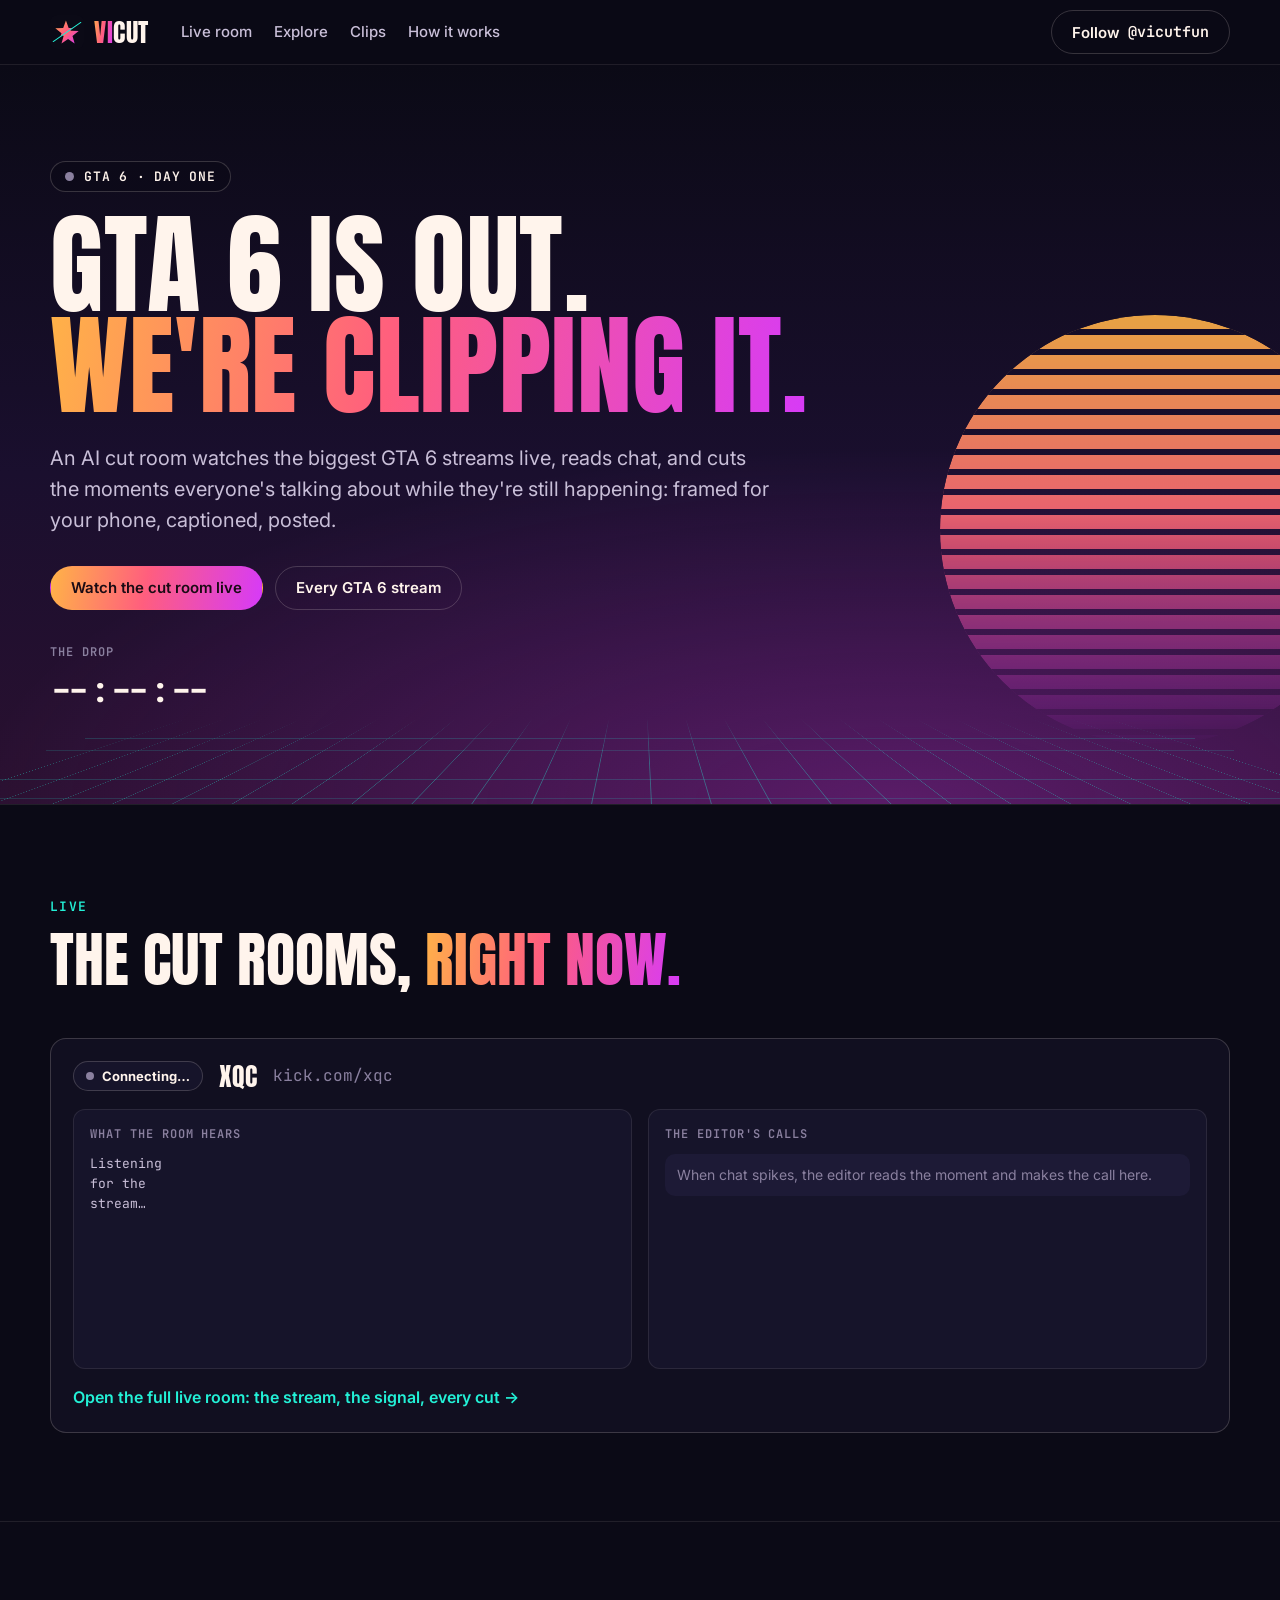
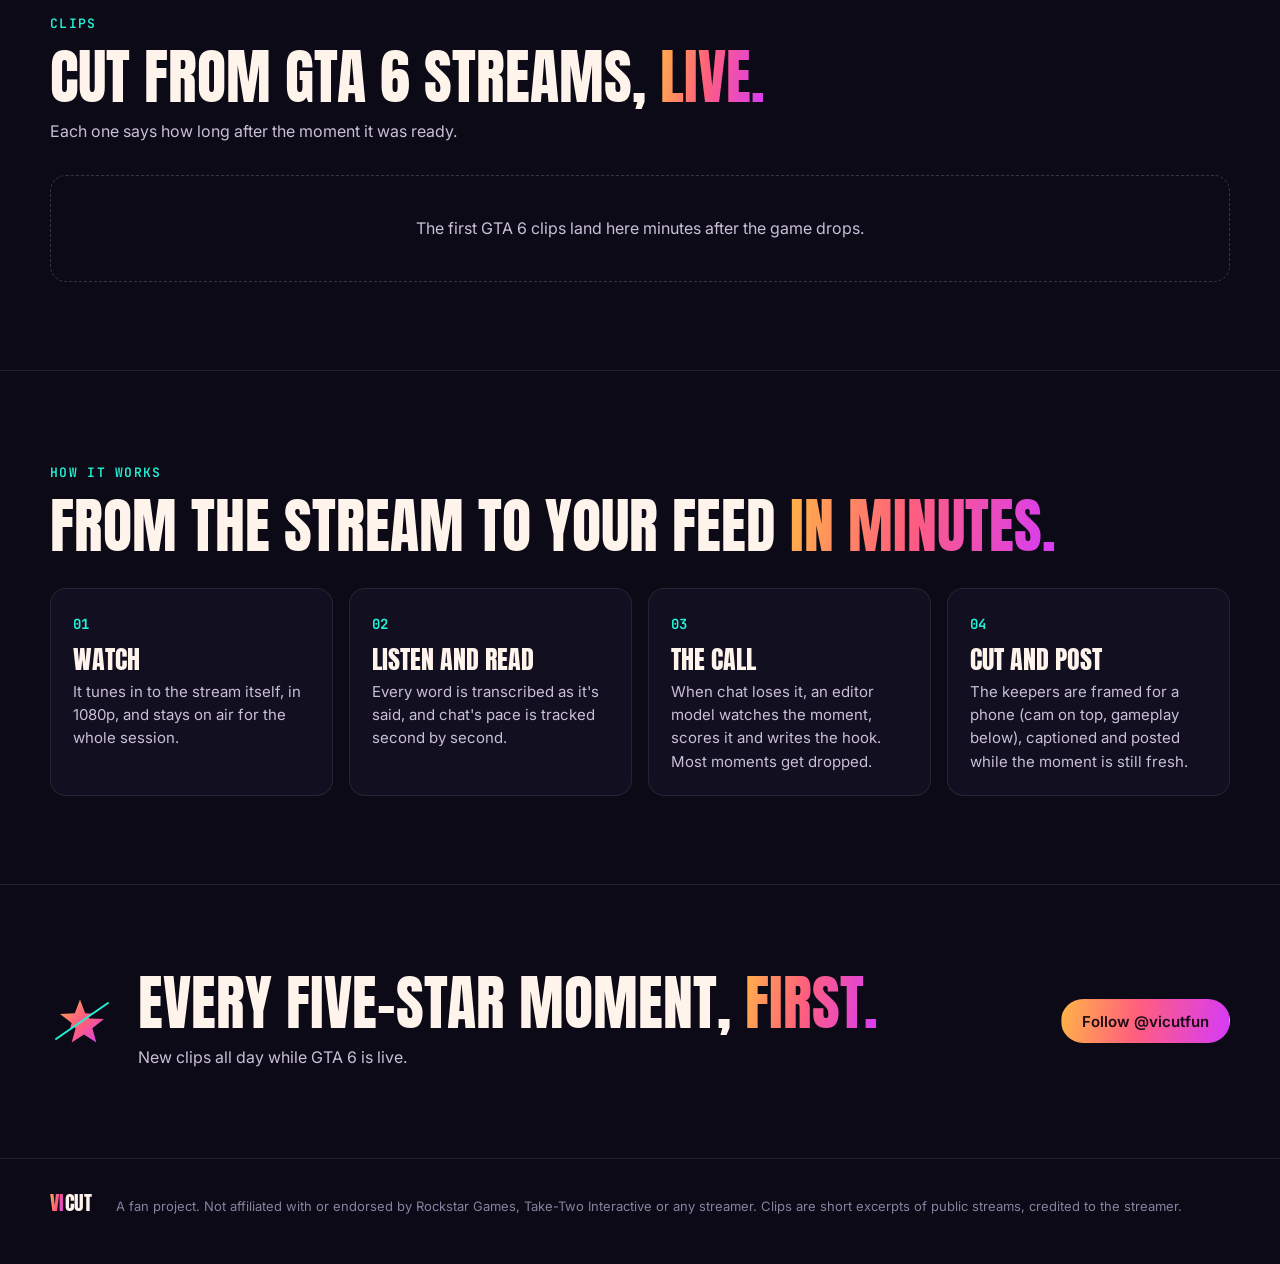
<file: index.html>
<!doctype html>
<html lang="en">
<head>
<meta charset="utf-8">
<meta name="viewport" content="width=device-width, initial-scale=1">
<title>VICUT · GTA 6 streams, clipped live</title>
<meta name="description" content="VICUT watches the biggest GTA 6 streams live, reads chat, and cuts the moments everyone is talking about, minutes after they happen.">
<meta property="og:title" content="VICUT · GTA 6 streams, clipped live">
<meta property="og:description" content="An AI cut room watching GTA 6 streams live: every moment chat loses it over, cut, framed and captioned in minutes.">
<meta property="og:image" content="https://vicut.fun/assets/og.png">
<meta property="og:type" content="website">
<meta name="twitter:card" content="summary_large_image">
<meta name="twitter:site" content="@vicutfun">
<meta name="twitter:image" content="https://vicut.fun/assets/og.png">
<meta name="theme-color" content="#0b0a16">
<link rel="icon" href="favicon.svg" type="image/svg+xml">
<link rel="preconnect" href="https://fonts.googleapis.com">
<link rel="preconnect" href="https://fonts.gstatic.com" crossorigin>
<link href="https://fonts.googleapis.com/css2?family=Anton&family=Inter:wght@400;500;600;700&family=JetBrains+Mono:wght@500;700&display=swap" rel="stylesheet">
<link rel="stylesheet" href="assets/style.css">
</head>
<body>
<header class="top">
  <div class="wrap top-in">
    <a class="logo" href="#" aria-label="VICUT home"><img src="assets/mark.svg" alt="" width="34" height="34"><span class="wm"><b>VI</b>CUT</span></a>
    <nav class="nav" aria-label="Sections">
      <a href="room/">Live room</a><a href="explore/">Explore</a><a href="#clips">Clips</a><a href="#how">How it works</a>
    </nav>
    <a class="btn btn-x" href="https://x.com/vicutfun" target="_blank" rel="noopener">Follow <span class="mono">@vicutfun</span></a>
  </div>
</header>

<main>
  <section class="hero">
    <div class="sky" aria-hidden="true"><i class="sun"></i><i class="grid"></i></div>
    <div class="wrap hero-in">
      <p class="chip" id="hero-chip"><i></i><span>GTA 6 · day one</span></p>
      <h1 class="cap"><span id="h-top">GTA 6 drops today.</span><br><span class="grad">We're clipping it.</span></h1>
      <p class="lede">An AI cut room watches the biggest GTA 6 streams live, reads chat, and cuts the moments everyone's
        talking about while they're still happening: framed for your phone, captioned, posted.</p>
      <div class="ctas">
        <a class="btn btn-main" href="room/">Watch the cut room live</a>
        <a class="btn btn-ghost" href="explore/">Every GTA 6 stream</a>
      </div>
      <dl class="count" id="count" hidden>
        <div><dt>The drop</dt><dd class="mono" id="count-t">--:--:--</dd></div>
      </dl>
    </div>
  </section>

  <section class="sec" id="live">
    <div class="wrap">
      <div class="sec-h"><span class="eyebrow">Live</span><h2 class="h2">The cut rooms, <em>right now.</em></h2></div>
      <nav class="onair-row" id="onair-row" aria-label="Rooms on air"></nav>
      <div class="board" id="board">
        <div class="board-h">
          <span class="onair" id="onair"><i></i><span>Connecting…</span></span>
          <b class="who" id="who">xQc</b>
          <span class="mono muted" id="where">kick.com/xqc</span>
          <span class="mono muted" id="viewers"></span>
        </div>
        <p class="title" id="title"></p>
        <div class="board-cols">
          <div class="panel">
            <div class="panel-h">What the room hears</div>
            <ol class="hears mono" id="hears"><li class="muted">Listening for the stream…</li></ol>
          </div>
          <div class="panel">
            <div class="panel-h">The editor's calls</div>
            <ol class="calls" id="calls"><li class="muted">When chat spikes, the editor reads the moment and makes the call here.</li></ol>
          </div>
        </div>
        <p class="board-off muted" id="board-off" hidden>The live room isn't reachable right now. Clips below still play.</p>
        <a class="board-link" id="board-link" href="room/">Open the full live room: the stream, the signal, every cut →</a>
      </div>
    </div>
  </section>

  <section class="sec" id="clips">
    <div class="wrap">
      <div class="sec-h"><span class="eyebrow">Clips</span><h2 class="h2">Cut from GTA 6 streams, <em>live.</em></h2>
        <p class="sub">Each one says how long after the moment it was ready.</p></div>
      <div class="wall" id="wall"></div>
      <p class="wall-empty" id="wall-empty">The first GTA 6 clips land here minutes after the game drops.</p>
    </div>
  </section>

  <section class="sec" id="how">
    <div class="wrap">
      <div class="sec-h"><span class="eyebrow">How it works</span><h2 class="h2">From the stream to your feed <em>in minutes.</em></h2></div>
      <ol class="steps">
        <li><b>01</b><h3>Watch</h3><p>It tunes in to the stream itself, in 1080p, and stays on air for the whole session.</p></li>
        <li><b>02</b><h3>Listen and read</h3><p>Every word is transcribed as it's said, and chat's pace is tracked second by second.</p></li>
        <li><b>03</b><h3>The call</h3><p>When chat loses it, an editor model watches the moment, scores it and writes the hook. Most moments get dropped.</p></li>
        <li><b>04</b><h3>Cut and post</h3><p>The keepers are framed for a phone (cam on top, gameplay below), captioned and posted while the moment is still fresh.</p></li>
      </ol>
    </div>
  </section>

  <section class="sec follow">
    <div class="wrap follow-in">
      <img src="assets/mark.svg" alt="" width="64" height="64">
      <div><h2 class="h2">Every five-star moment, <em>first.</em></h2><p class="sub">New clips all day while GTA 6 is live.</p></div>
      <a class="btn btn-main" href="https://x.com/vicutfun" target="_blank" rel="noopener">Follow @vicutfun</a>
    </div>
  </section>
</main>

<footer class="foot">
  <div class="wrap foot-in">
    <span class="wm sm"><b>VI</b>CUT</span>
    <p class="muted">A fan project. Not affiliated with or endorsed by Rockstar Games, Take-Two Interactive or any streamer.
      Clips are short excerpts of public streams, credited to the streamer.</p>
  </div>
</footer>
<script type="module" src="assets/app.js"></script>
</body>
</html>
</file>
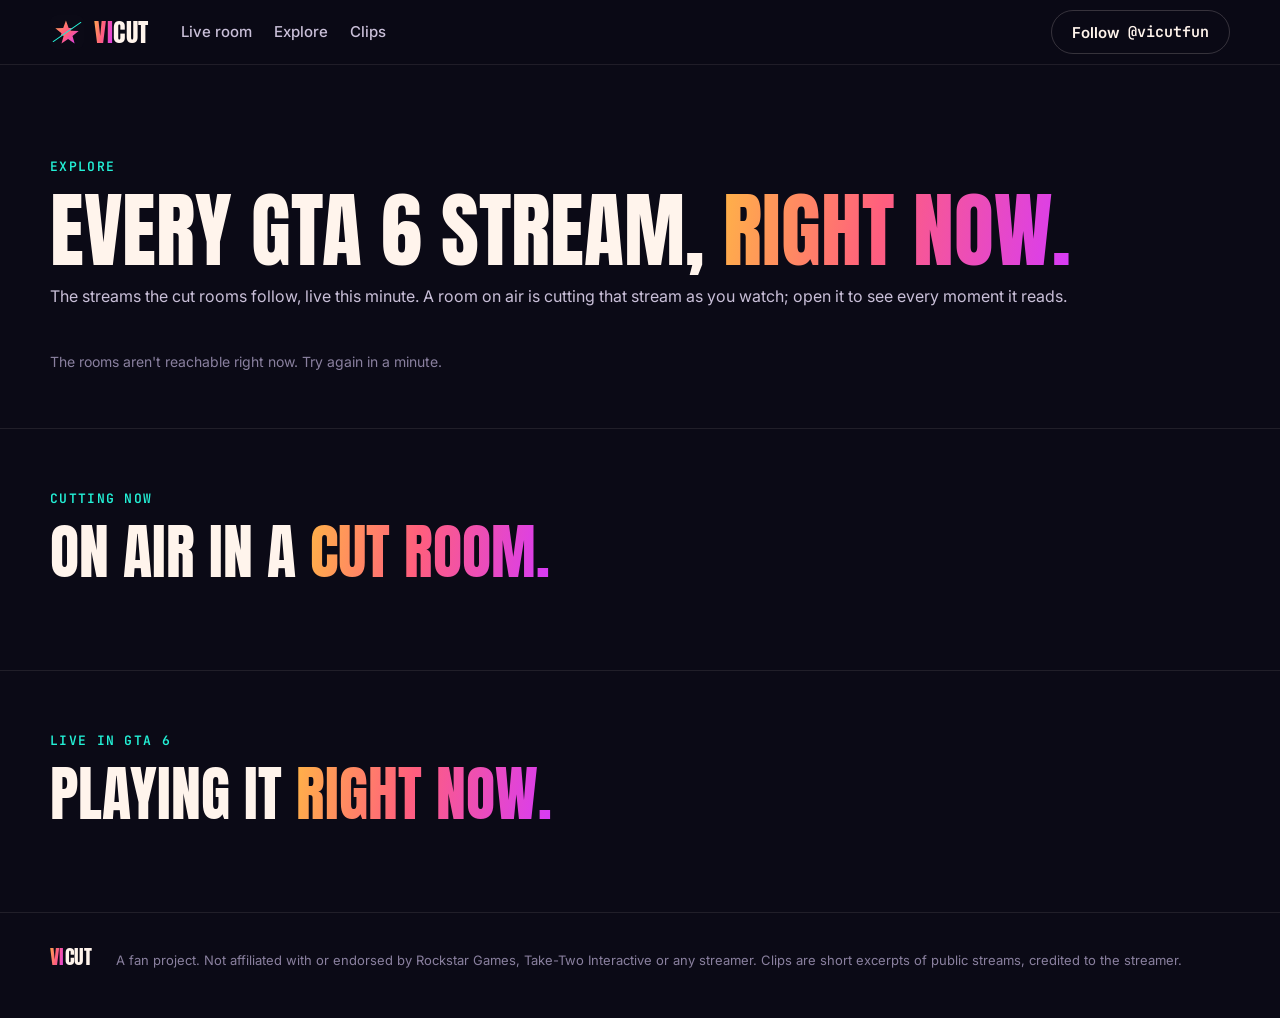
<file: explore/index.html>
<!doctype html>
<html lang="en">
<head>
<meta charset="utf-8">
<meta name="viewport" content="width=device-width, initial-scale=1">
<title>Explore · VICUT</title>
<meta name="description" content="Every GTA 6 stream live right now, and the ones VICUT's cut rooms are clipping as they happen.">
<meta property="og:title" content="VICUT · every GTA 6 stream, right now">
<meta property="og:description" content="Who's live in GTA 6 right now, and which streams VICUT is clipping as they happen.">
<meta property="og:image" content="https://vicut.fun/assets/og.png">
<meta name="twitter:card" content="summary_large_image">
<meta name="twitter:site" content="@vicutfun">
<meta name="twitter:image" content="https://vicut.fun/assets/og.png">
<meta name="theme-color" content="#0b0a16">
<link rel="icon" href="../favicon.svg" type="image/svg+xml">
<link rel="preconnect" href="https://fonts.googleapis.com">
<link rel="preconnect" href="https://fonts.gstatic.com" crossorigin>
<link href="https://fonts.googleapis.com/css2?family=Anton&family=Inter:wght@400;500;600;700&family=JetBrains+Mono:wght@500;700&display=swap" rel="stylesheet">
<link rel="stylesheet" href="../assets/style.css">
</head>
<body>
<header class="top">
  <div class="wrap top-in">
    <a class="logo" href="../" aria-label="VICUT home"><img src="../assets/mark.svg" alt="" width="34" height="34"><span class="wm"><b>VI</b>CUT</span></a>
    <nav class="nav" aria-label="Pages">
      <a href="../room/">Live room</a><a href="./" aria-current="page">Explore</a><a href="../#clips">Clips</a>
    </nav>
    <a class="btn btn-x" href="https://x.com/vicutfun" target="_blank" rel="noopener">Follow <span class="mono">@vicutfun</span></a>
  </div>
</header>

<main>
  <section class="sec x-head">
    <div class="wrap">
      <span class="eyebrow">Explore</span>
      <h1 class="h2 x-cap">Every GTA 6 stream, <em>right now.</em></h1>
      <p class="sub">The streams the cut rooms follow, live this minute. A room on air is cutting that stream as you watch; open it to see every moment it reads.</p>
      <dl class="x-stats" id="x-stats"></dl>
      <p class="board-off muted" id="x-off" hidden>The rooms aren't reachable right now. Try again in a minute.</p>
    </div>
  </section>
  <section class="sec x-sec">
    <div class="wrap">
      <div class="sec-h"><span class="eyebrow">Cutting now</span><h2 class="h2">On air in a <em>cut room.</em></h2></div>
      <div class="x-grid" id="x-on"></div>
    </div>
  </section>
  <section class="sec x-sec">
    <div class="wrap">
      <div class="sec-h"><span class="eyebrow">Live in GTA 6</span><h2 class="h2">Playing it <em>right now.</em></h2></div>
      <div class="x-grid" id="x-gta"></div>
    </div>
  </section>
  <section class="sec x-sec" id="x-soon-sec" hidden>
    <div class="wrap">
      <div class="sec-h"><span class="eyebrow">Warming up</span><h2 class="h2">Live, <em>about to start.</em></h2></div>
      <div class="x-grid" id="x-soon"></div>
    </div>
  </section>
</main>

<footer class="foot">
  <div class="wrap foot-in">
    <span class="wm sm"><b>VI</b>CUT</span>
    <p class="muted">A fan project. Not affiliated with or endorsed by Rockstar Games, Take-Two Interactive or any streamer.
      Clips are short excerpts of public streams, credited to the streamer.</p>
  </div>
</footer>
<script type="module" src="../assets/explore.js"></script>
</body>
</html>
</file>
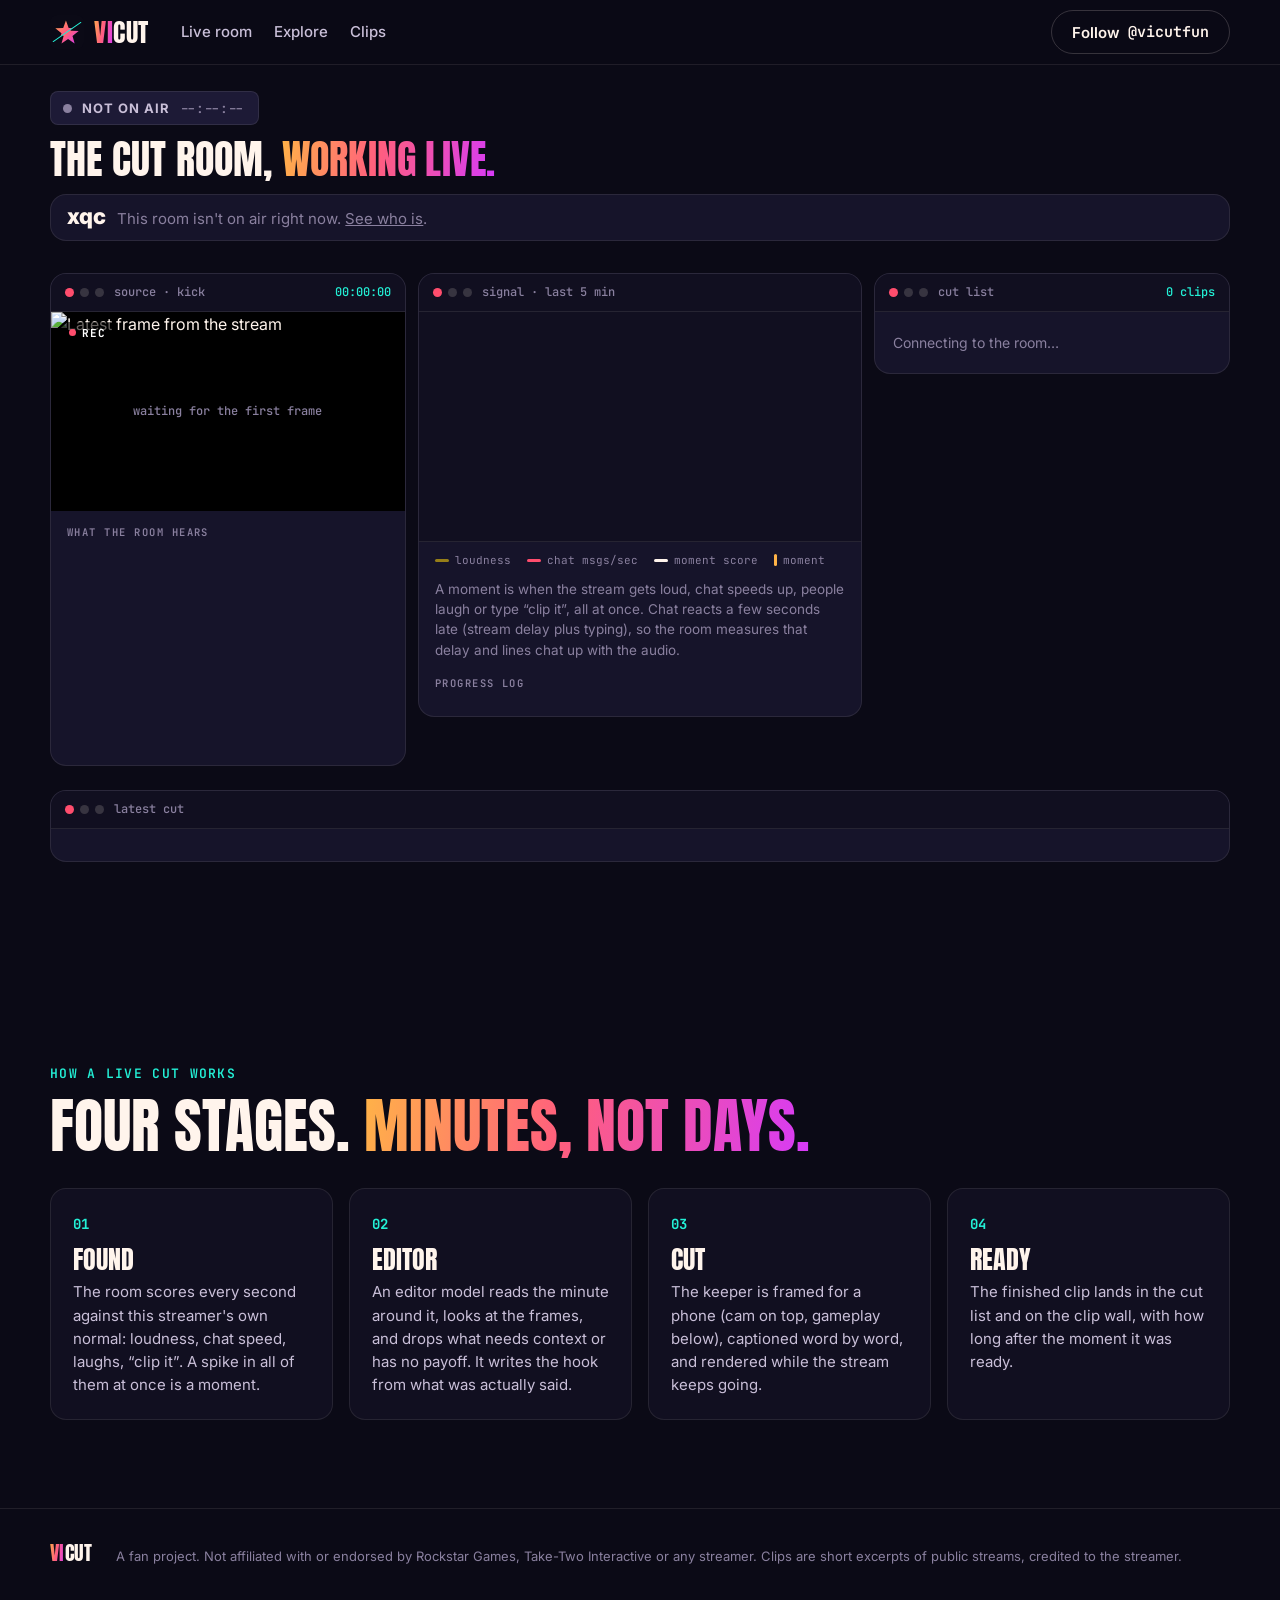
<file: room/index.html>
<!doctype html>
<html lang="en">
<head>
<meta charset="utf-8">
<meta name="viewport" content="width=device-width, initial-scale=1">
<title>Live room · VICUT</title>
<meta name="description" content="Watch VICUT's cut room work a GTA 6 stream live: it hears every word, reads chat, finds the moment and cuts the clip in minutes.">
<meta property="og:title" content="VICUT · the cut room, live">
<meta property="og:description" content="An AI cut room watching a GTA 6 stream live: what it hears, the moment chat loses it, the editor's call and the clip.">
<meta property="og:image" content="https://vicut.fun/assets/og.png">
<meta name="twitter:card" content="summary_large_image">
<meta name="twitter:site" content="@vicutfun">
<meta name="twitter:image" content="https://vicut.fun/assets/og.png">
<meta name="theme-color" content="#0b0a16">
<link rel="icon" href="../favicon.svg" type="image/svg+xml">
<link rel="preconnect" href="https://fonts.googleapis.com">
<link rel="preconnect" href="https://fonts.gstatic.com" crossorigin>
<link href="https://fonts.googleapis.com/css2?family=Anton&family=Inter:wght@400;500;600;700;800&family=JetBrains+Mono:wght@500;700&display=swap" rel="stylesheet">
<link rel="stylesheet" href="../assets/style.css">
<link rel="stylesheet" href="../assets/room.css">
</head>
<body class="room-page">
<header class="top">
  <div class="wrap top-in">
    <a class="logo" href="../" aria-label="VICUT home"><img src="../assets/mark.svg" alt="" width="34" height="34"><span class="wm"><b>VI</b>CUT</span></a>
    <nav class="nav" aria-label="Pages">
      <a href="./" aria-current="page">Live room</a><a href="../explore/">Explore</a><a href="../#clips">Clips</a>
    </nav>
    <a class="btn btn-x" href="https://x.com/vicutfun" target="_blank" rel="noopener">Follow <span class="mono">@vicutfun</span></a>
  </div>
</header>

<main>
  <section class="lv-head">
    <div class="wrap">
      <div class="lv-onair" id="onair"><span class="lv-dot"></span><b id="air-word">Connecting</b><span class="mono" id="air-clock">--:--:--</span></div>
      <h1 class="cap lv-cap">The cut room, <span class="grad">working live.</span></h1>
      <div class="lv-watch" id="watch"></div>
    </div>
  </section>

  <section class="lv-board-sec">
    <nav class="lv-rooms wrap" id="rooms" aria-label="Rooms on air"></nav>
    <div class="wrap">
      <div class="lv-board">
        <div class="rp lv-feed">
          <div class="rp-bar"><span class="dots"><i></i><i></i><i></i></span><span>source · <span id="src-name">kick</span></span><span class="tc" id="feed-tc">00:00:00</span></div>
          <div class="lv-screen"><img id="thumb" alt="Latest frame from the stream" hidden><div class="lv-screen-empty" id="thumb-empty">waiting for the first frame</div><span class="lv-rec"><i></i>REC</span></div>
          <div class="lv-hear">
            <div class="lv-label"><span>What the room hears</span><span class="mono" id="tx-meta"></span></div>
            <ol class="lv-tx" id="tx"></ol>
          </div>
        </div>

        <div class="rp lv-signal">
          <div class="rp-bar"><span class="dots"><i></i><i></i><i></i></span><span>signal · last 5 min</span><span class="tc" id="lag"></span></div>
          <div class="lv-chart"><canvas id="chart" aria-label="Loudness, chat speed and moment score over the last five minutes"></canvas></div>
          <p class="lv-key mono"><span><i class="k-loud"></i>loudness</span><span><i class="k-chat"></i>chat msgs/sec</span><span><i class="k-score"></i>moment score</span><span><i class="k-flag"></i>moment</span></p>
          <p class="lv-explain long">A moment is when the stream gets loud, chat speeds up, people laugh or type “clip it”, all at once. Chat reacts a few seconds late (stream delay plus typing), so the room measures that delay and lines chat up with the audio.</p>
          <div class="lv-log">
            <div class="lv-label"><span>Progress log</span><span class="mono" id="log-n"></span></div>
            <ol class="lv-logl" id="log"></ol>
          </div>
        </div>

        <div class="lv-side">
          <div class="rp lv-desk" id="deskp" hidden><div class="rp-bar"><span class="dots"><i></i><i></i><i></i></span><span>the editor's call</span><span class="tc" id="desk-tc"></span></div><div class="lv-desk-body" id="desk"></div></div>
          <div class="rp lv-cuts">
            <div class="rp-bar"><span class="dots"><i></i><i></i><i></i></span><span>cut list</span><span class="tc" id="cut-n">0 clips</span></div>
            <div class="lv-cutlist" id="cuts"><p class="lv-empty">Connecting to the room…</p></div>
          </div>
        </div>
      </div>
      <div class="lv-counters" id="counters"></div>
      <div class="lv-show" id="show" hidden>
        <div class="rp lv-latest"><div class="rp-bar"><span class="dots"><i></i><i></i><i></i></span><span>latest cut</span><span class="tc" id="latest-tc"></span></div><div class="lv-latest-body" id="latest"></div></div>
      </div>
    </div>
  </section>

  <section class="sec" id="how">
    <div class="wrap">
      <div class="sec-h"><span class="eyebrow">How a live cut works</span><h2 class="h2">Four stages. <em>Minutes, not days.</em></h2></div>
      <ol class="steps">
        <li><b>01</b><h3>Found</h3><p>The room scores every second against this streamer's own normal: loudness, chat speed, laughs, “clip it”. A spike in all of them at once is a moment.</p></li>
        <li><b>02</b><h3>Editor</h3><p>An editor model reads the minute around it, looks at the frames, and drops what needs context or has no payoff. It writes the hook from what was actually said.</p></li>
        <li><b>03</b><h3>Cut</h3><p>The keeper is framed for a phone (cam on top, gameplay below), captioned word by word, and rendered while the stream keeps going.</p></li>
        <li><b>04</b><h3>Ready</h3><p>The finished clip lands in the cut list and on the clip wall, with how long after the moment it was ready.</p></li>
      </ol>
    </div>
  </section>
</main>

<footer class="foot">
  <div class="wrap foot-in">
    <span class="wm sm"><b>VI</b>CUT</span>
    <p class="muted">A fan project. Not affiliated with or endorsed by Rockstar Games, Take-Two Interactive or any streamer.
      Clips are short excerpts of public streams, credited to the streamer.</p>
  </div>
</footer>
<script type="module" src="../assets/room.js"></script>
</body>
</html>
</file>
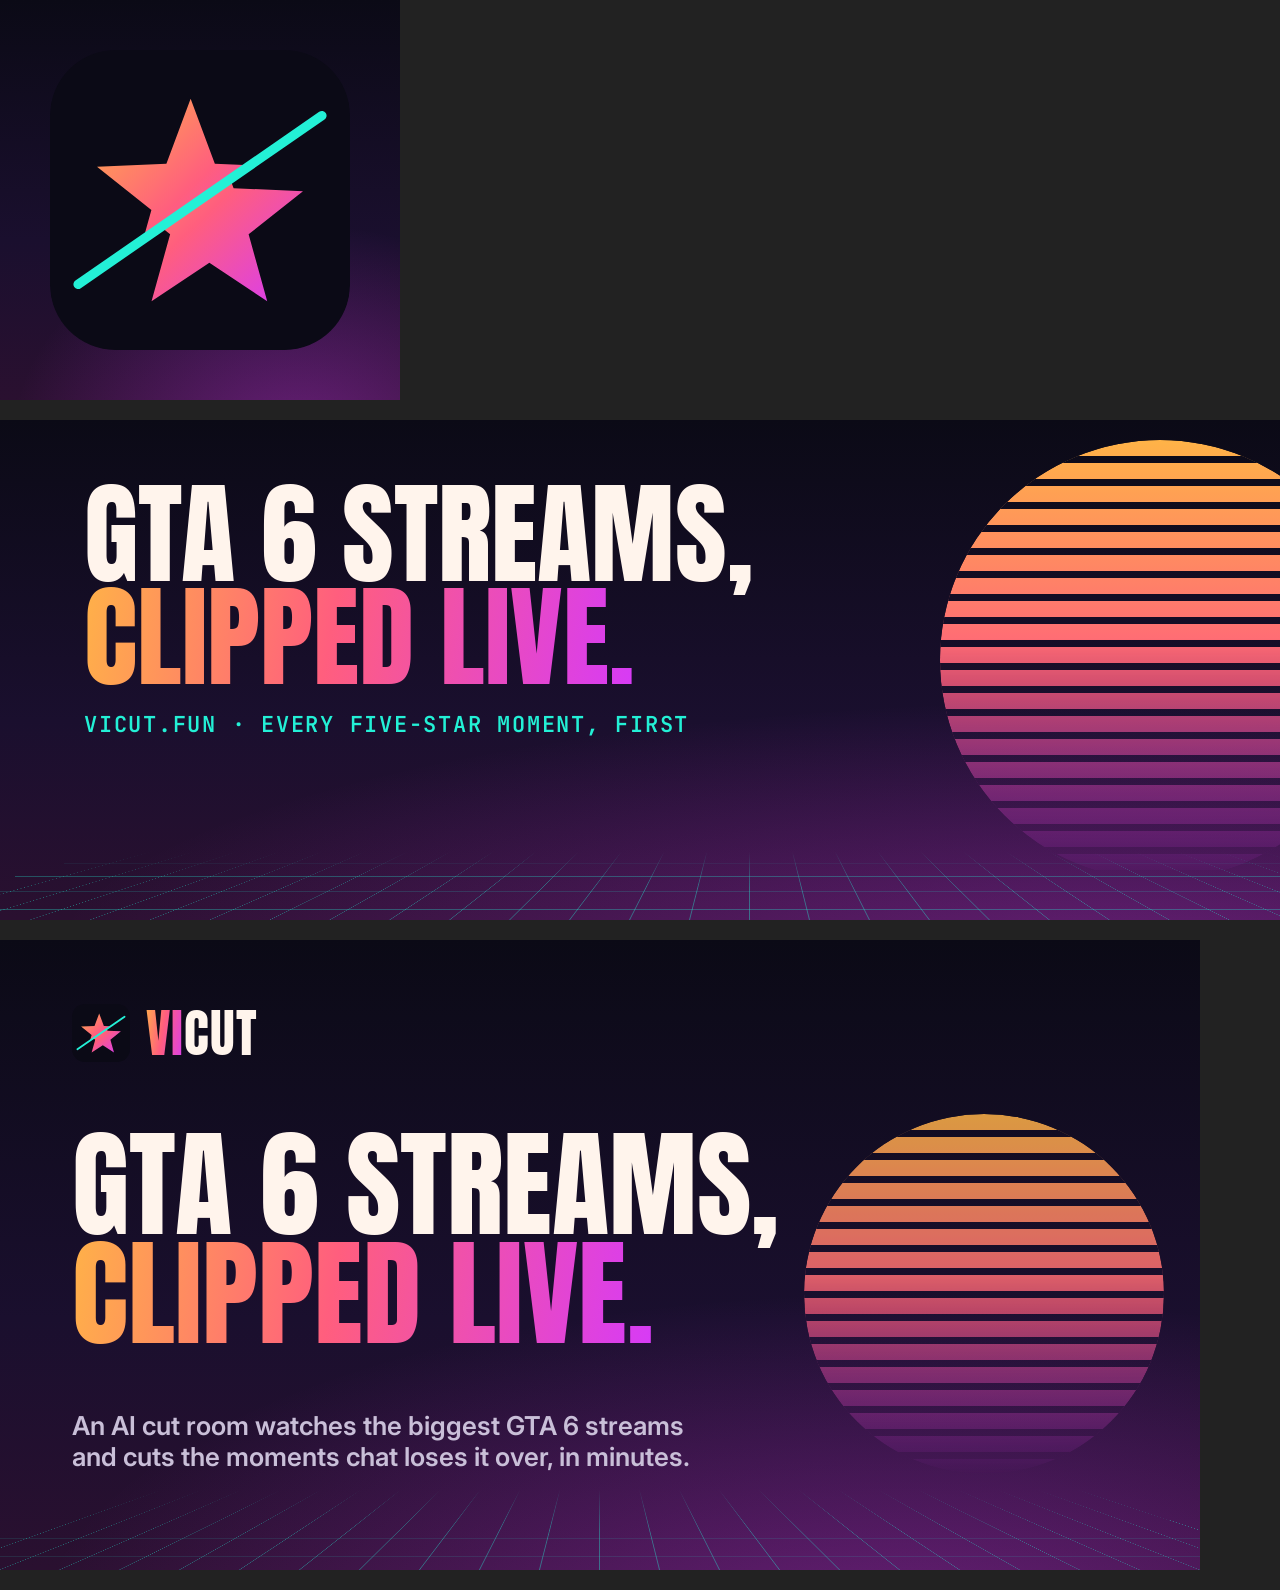
<file: brand/cards.html>
<!doctype html><html><head><meta charset="utf-8">
<link href="https://fonts.googleapis.com/css2?family=Anton&family=Inter:wght@500;600&family=JetBrains+Mono:wght@600;700&display=swap" rel="stylesheet">
<style>
:root { --ink:#0b0a16; --text:#fff4ec; --text-2:#c9bfd8; --cut:#23f0d6; --grad:linear-gradient(100deg,#ffb347,#ff5e7e 45%,#d63af9); }
body { margin:0; background:#222; font-family:Inter,sans-serif; }
.c { position:relative; overflow:hidden; background:radial-gradient(120% 90% at 75% 110%, rgba(214,58,249,.35), transparent 60%), linear-gradient(180deg,#0b0a16 0%,#1a0f2e 60%,#2a1030 100%); color:var(--text); margin:0 0 20px; }
.sun { position:absolute; border-radius:50%; background:linear-gradient(180deg,#ffb347,#ff5e7e 55%,#d63af9);
  -webkit-mask:repeating-linear-gradient(180deg,#000 0 16px,transparent 16px 23px), linear-gradient(#000 45%,transparent 100%); -webkit-mask-composite:source-in; }
.grid { position:absolute; left:-10%; right:-10%; bottom:0; height:36%; transform:perspective(380px) rotateX(58deg); transform-origin:bottom;
  background:linear-gradient(transparent 0 calc(100% - 1px), rgba(35,240,214,.4) 0) 0 0/100% 40px, linear-gradient(90deg, transparent 0 calc(100% - 1px), rgba(35,240,214,.4) 0) 0 0/60px 100%;
  -webkit-mask:linear-gradient(transparent,#000 60%); }
.wm { font:400 1em/1 Anton,sans-serif; letter-spacing:.02em; }
.wm b { font-weight:400; background:var(--grad); -webkit-background-clip:text; color:transparent; }
.cap { font:400 1em/.92 Anton,sans-serif; text-transform:uppercase; margin:0; }
.grad { background:var(--grad); -webkit-background-clip:text; color:transparent; }
.mono { font-family:'JetBrains Mono',monospace; }
#avatar { width:400px; height:400px; display:grid; place-items:center; }
#avatar img { width:300px; height:300px; border-radius:64px; }
#banner { width:1500px; height:500px; }
#banner .sun { width:440px; height:440px; right:120px; bottom:40px; }
#banner .txt { position:absolute; left:84px; top:62px; }
#banner .cap { font-size:112px; }
#banner .tag { margin-top:22px; font:600 22px 'JetBrains Mono',monospace; letter-spacing:.08em; text-transform:uppercase; color:var(--cut); }
#og { width:1200px; height:630px; }
#og .sun { width:360px; height:360px; right:36px; bottom:96px; opacity:.85; }
#og .top { position:absolute; left:72px; top:64px; display:flex; align-items:center; gap:16px; font-size:52px; }
#og .top img { width:58px; height:58px; }
#og .cap { position:absolute; left:72px; top:190px; font-size:118px; }
#og .sub { position:absolute; left:72px; bottom:72px; font:600 26px Inter,sans-serif; color:var(--text-2); max-width:640px; }
</style></head><body>
<div class="c" id="avatar"><img src="../assets/mark.svg" alt=""></div>
<div class="c" id="banner"><i class="sun"></i><i class="grid"></i>
  <div class="txt"><p class="cap">GTA 6 streams,<br><span class="grad">clipped live.</span></p><p class="tag">vicut.fun · every five-star moment, first</p></div></div>
<div class="c" id="og"><i class="sun"></i><i class="grid"></i>
  <div class="top"><img src="../assets/mark.svg" alt=""><span class="wm"><b>VI</b>CUT</span></div>
  <p class="cap">GTA 6 streams,<br><span class="grad">clipped live.</span></p>
  <p class="sub">An AI cut room watches the biggest GTA 6 streams and cuts the moments chat loses it over, in minutes.</p></div>
</body></html>
</file>
<file: assets/style.css>
/* VICUT: night over a sunset coast. Dark only (the brand is a night drive): every color is a token here. */
:root {
  --ink: #0b0a16;
  --ink-2: #110f20;
  --panel: #16142a;
  --panel-2: #1d1a36;
  --line: rgba(255, 240, 230, 0.09);
  --line-2: rgba(255, 240, 230, 0.18);
  --text: #fff4ec;
  --text-2: #c9bfd8;
  --text-3: #8a809f;
  --sun-1: #ffb347;
  --sun-2: #ff5e7e;
  --sun-3: #d63af9;
  --cut: #23f0d6;
  --cut-wash: rgba(35, 240, 214, 0.12);
  --hot: #ff4d6d;
  --hot-wash: rgba(255, 77, 109, 0.16);
  --grad: linear-gradient(100deg, var(--sun-1), var(--sun-2) 45%, var(--sun-3));
  --f-display: 'Anton', Impact, 'Arial Narrow', sans-serif;
  --f-ui: 'Inter', system-ui, -apple-system, 'Segoe UI', sans-serif;
  --f-mono: 'JetBrains Mono', ui-monospace, 'SF Mono', Menlo, monospace;
  --r: 16px;
  color-scheme: dark;
}
* { box-sizing: border-box; }
html { scroll-behavior: smooth; }
body { margin: 0; background: var(--ink); color: var(--text); font: 400 16px/1.55 var(--f-ui); -webkit-font-smoothing: antialiased; overflow-x: hidden; }
a { color: inherit; }
img, video { display: block; max-width: 100%; }
.wrap { width: min(1180px, 100% - 32px); margin-inline: auto; }
.mono { font-family: var(--f-mono); }
.muted { color: var(--text-3); }

/* the wordmark: VI in the sunset, CUT in cream */
.wm { font: 400 26px/1 var(--f-display); letter-spacing: .02em; color: var(--text); }
.wm b { font-weight: 400; background: var(--grad); -webkit-background-clip: text; background-clip: text; color: transparent; }
.wm.sm { font-size: 20px; }

/* header */
.top { position: sticky; top: 0; z-index: 10; background: rgba(11, 10, 22, .78); backdrop-filter: blur(12px); border-bottom: 1px solid var(--line); }
.top-in { display: flex; align-items: center; gap: 24px; height: 64px; }
.logo { display: flex; align-items: center; gap: 10px; text-decoration: none; }
.nav { display: flex; gap: 22px; margin-left: 8px; }
.nav a { text-decoration: none; color: var(--text-2); font-weight: 500; font-size: 15px; }
.nav a:hover { color: var(--text); }
.btn { display: inline-flex; align-items: center; justify-content: center; gap: 8px; height: 44px; padding: 0 20px; border-radius: 999px; font: 600 15px var(--f-ui); text-decoration: none; border: 1px solid transparent; cursor: pointer; white-space: nowrap; }
.btn-x { margin-left: auto; border-color: var(--line-2); color: var(--text); }
.btn-x:hover { border-color: var(--text-2); }
.btn-main { background: var(--grad); color: #1a0b14; }
.btn-main:hover { filter: brightness(1.08); }
.btn-ghost { border-color: var(--line-2); color: var(--text); }
.btn-ghost:hover { border-color: var(--text-2); }

/* hero: a sunset over a grid road */
.hero { position: relative; overflow: hidden; padding: 96px 0 88px; border-bottom: 1px solid var(--line); }
.sky { position: absolute; inset: 0; background: radial-gradient(120% 80% at 70% 100%, rgba(214, 58, 249, .28), transparent 60%), linear-gradient(180deg, #0b0a16 0%, #1a0f2e 55%, #2a1030 100%); }
.sun { position: absolute; right: -7%; bottom: 8%; width: min(34vw, 430px); aspect-ratio: 1; border-radius: 50%; background: linear-gradient(180deg, var(--sun-1), var(--sun-2) 55%, var(--sun-3)); opacity: .9;
  -webkit-mask: repeating-linear-gradient(180deg, #000 0 14px, transparent 14px 20px), linear-gradient(#000 45%, transparent 100%); -webkit-mask-composite: source-in; mask-composite: intersect; }
.grid { position: absolute; left: -10%; right: -10%; bottom: 0; height: 34%; transform: perspective(380px) rotateX(58deg); transform-origin: bottom;
  background: linear-gradient(transparent 0 calc(100% - 1px), rgba(35, 240, 214, .35) 0) 0 0 / 100% 40px, linear-gradient(90deg, transparent 0 calc(100% - 1px), rgba(35, 240, 214, .35) 0) 0 0 / 60px 100%;
  -webkit-mask: linear-gradient(transparent, #000 60%); mask: linear-gradient(transparent, #000 60%); }
.hero-in { position: relative; }
.chip { display: inline-flex; align-items: center; gap: 10px; margin: 0 0 22px; padding: 6px 14px; border-radius: 999px; border: 1px solid var(--line-2); background: rgba(11, 10, 22, .55); font: 600 13px var(--f-mono); letter-spacing: .06em; text-transform: uppercase; }
.chip i { width: 9px; height: 9px; border-radius: 50%; background: var(--text-3); }
.chip.live i { background: var(--hot); box-shadow: 0 0 0 4px var(--hot-wash); animation: pulse 1.4s infinite; }
@keyframes pulse { 50% { box-shadow: 0 0 0 7px transparent; } }
.cap { margin: 0; font: 400 clamp(52px, 8.6vw, 112px)/.92 var(--f-display); text-transform: uppercase; letter-spacing: .005em; }
.grad { background: var(--grad); -webkit-background-clip: text; background-clip: text; color: transparent; }
.lede { max-width: 36em; margin: 26px 0 0; font-size: clamp(17px, 2.1vw, 20px); color: var(--text-2); }
.ctas { display: flex; flex-wrap: wrap; gap: 12px; margin-top: 30px; }
.count { display: flex; gap: 28px; margin: 34px 0 0; }
.count dt { font: 600 12px var(--f-mono); letter-spacing: .08em; text-transform: uppercase; color: var(--text-3); }
.count dd { margin: 4px 0 0; font-size: 34px; font-weight: 700; color: var(--text); }

/* sections */
.sec { padding: 88px 0; border-bottom: 1px solid var(--line); }
.sec-h { margin-bottom: 32px; }
.eyebrow { font: 600 13px var(--f-mono); letter-spacing: .1em; text-transform: uppercase; color: var(--cut); }
.h2 { margin: 12px 0 0; font: 400 clamp(36px, 5vw, 60px)/1 var(--f-display); text-transform: uppercase; }
.h2 em { font-style: normal; background: var(--grad); -webkit-background-clip: text; background-clip: text; color: transparent; }
.sub { margin: 12px 0 0; color: var(--text-2); }

/* the live board */
.board { border: 1px solid var(--line-2); border-radius: var(--r); background: var(--ink-2); padding: 22px; }
.board-h { display: flex; flex-wrap: wrap; align-items: center; gap: 10px 16px; }
.onair { display: inline-flex; align-items: center; gap: 8px; padding: 6px 12px; border-radius: 999px; background: var(--panel); border: 1px solid var(--line-2); font: 700 13px var(--f-ui); }
.onair i { width: 8px; height: 8px; border-radius: 50%; background: var(--text-3); }
.onair.live i { background: var(--hot); box-shadow: 0 0 0 4px var(--hot-wash); animation: pulse 1.4s infinite; }
.who { font: 400 26px/1 var(--f-display); text-transform: uppercase; }
.title { margin: 12px 0 18px; color: var(--text-2); overflow-wrap: anywhere; }
.board-cols { display: grid; grid-template-columns: minmax(0, 1fr) minmax(0, 1fr); gap: 16px; }
.panel { border: 1px solid var(--line); border-radius: 12px; background: var(--panel); padding: 16px; min-height: 260px; }
.panel-h { font: 600 12px var(--f-mono); letter-spacing: .08em; text-transform: uppercase; color: var(--text-3); margin-bottom: 12px; }
.hears, .calls { list-style: none; margin: 0; padding: 0; display: grid; gap: 9px; }
.hears li { display: grid; grid-template-columns: 70px 1fr; gap: 10px; font-size: 13px; color: var(--text-2); }
.hears li span { color: var(--text-3); }
.calls li { padding: 10px 12px; border-radius: 10px; background: var(--panel-2); font-size: 14px; }
.calls li b { display: block; margin-bottom: 3px; }
.calls .k { color: var(--cut); font: 700 12px var(--f-mono); }
.calls .d { color: var(--hot); font: 700 12px var(--f-mono); margin-right: 8px; }
.calls .k { margin-right: 8px; }
.calls .why { color: var(--text-3); font-size: 13px; }
.board-off { margin: 14px 0 0; font-size: 14px; }

/* the clip wall */
.wall { display: grid; grid-template-columns: repeat(auto-fill, minmax(220px, 1fr)); gap: 18px; }
.clip { margin: 0; }
.clip .vid { position: relative; aspect-ratio: 9 / 16; border-radius: 14px; overflow: hidden; background: #000; border: 1px solid var(--line-2); }
.clip video { width: 100%; height: 100%; object-fit: cover; }
.clip .ready { position: absolute; left: 10px; top: 10px; padding: 4px 9px; border-radius: 8px; background: var(--cut); color: #04211d; font: 700 12px var(--f-mono); }
.clip figcaption { margin-top: 10px; font-size: 14px; font-weight: 600; }
.clip figcaption span { display: block; margin-top: 3px; font: 500 12px var(--f-mono); color: var(--text-3); }
.wall-empty { margin: 0; padding: 40px 20px; border: 1px dashed var(--line-2); border-radius: var(--r); text-align: center; color: var(--text-2); }

/* how it works */
.steps { list-style: none; margin: 0; padding: 0; display: grid; grid-template-columns: repeat(4, minmax(0, 1fr)); gap: 16px; }
.steps li { border: 1px solid var(--line); border-radius: var(--r); background: var(--ink-2); padding: 22px; }
.steps b { font: 700 14px var(--f-mono); color: var(--cut); }
.steps h3 { margin: 10px 0 8px; font: 400 26px/1 var(--f-display); text-transform: uppercase; }
.steps p { margin: 0; color: var(--text-2); font-size: 15px; }

/* the rooms on air (home) */
.onair-row { display: flex; flex-wrap: wrap; align-items: center; gap: 10px; margin: 0 0 16px; }
.onair-row a { display: inline-flex; align-items: center; gap: 8px; height: 36px; padding: 0 14px; border-radius: 999px; border: 1px solid var(--line-2); text-decoration: none; font: 600 14px var(--f-ui); color: var(--text); }
.onair-row a i { width: 8px; height: 8px; border-radius: 50%; background: var(--hot); box-shadow: 0 0 0 3px var(--hot-wash); }
.onair-row a.more { color: var(--cut); border-color: rgba(35, 240, 214, .35); }
.onair-row a.more i { display: none; }
.board-link { display: inline-block; margin-top: 16px; color: var(--cut); font-weight: 600; text-decoration: none; }
.board-link:hover { text-decoration: underline; }

/* explore */
.x-head { padding-bottom: 56px; }
.x-cap { font-size: clamp(42px, 6.4vw, 84px); }
.x-stats { display: flex; flex-wrap: wrap; gap: 14px 36px; margin: 28px 0 0; }
.x-stats dt { font: 600 12px var(--f-mono); letter-spacing: .08em; text-transform: uppercase; color: var(--text-3); }
.x-stats dd { margin: 4px 0 0; font-size: 32px; font-weight: 700; }
.x-sec { padding: 56px 0; }
.x-grid { display: grid; grid-template-columns: repeat(auto-fill, minmax(280px, 1fr)); gap: 18px; }
.xc { display: block; text-decoration: none; border: 1px solid var(--line-2); border-radius: var(--r); background: var(--ink-2); overflow: hidden; transition: border-color .15s, transform .15s; }
.xc:hover { border-color: var(--text-2); transform: translateY(-2px); }
.xc.on { border-color: rgba(35, 240, 214, .5); box-shadow: 0 0 0 1px rgba(35, 240, 214, .25), 0 18px 40px -24px rgba(35, 240, 214, .5); }
.xc-img { position: relative; aspect-ratio: 16 / 9; background: var(--panel) linear-gradient(135deg, var(--panel), var(--panel-2)); }
.xc-img > img { width: 100%; height: 100%; object-fit: cover; }
.xc-live { position: absolute; left: 10px; top: 10px; display: inline-flex; align-items: center; gap: 6px; padding: 3px 8px; border-radius: 6px; background: var(--hot); color: #fff; font: 700 12px var(--f-mono); }
.xc-live i { width: 6px; height: 6px; border-radius: 50%; background: #fff; }
.xc-plat { position: absolute; right: 10px; top: 10px; padding: 3px 7px; border-radius: 5px; font: 800 11px var(--f-mono); letter-spacing: .08em; background: #53fc18; color: #0b0a16; }
.xc-plat.twitch { background: #9146ff; color: #fff; }
.xc-t { display: flex; gap: 12px; padding: 14px; }
.xc-av { flex: none; width: 40px; height: 40px; border-radius: 50%; object-fit: cover; background: var(--panel-2); }
.xc-t div { min-width: 0; }
.xc-t b { display: block; font-size: 17px; }
.xc-t span { display: block; margin-top: 2px; color: var(--text-2); font-size: 13px; white-space: nowrap; overflow: hidden; text-overflow: ellipsis; }
.xc-t em { display: block; margin-top: 8px; font: normal 600 12px var(--f-mono); color: var(--text-3); }
.xc-t em.on { color: var(--cut); }
.x-empty { margin: 0; padding: 28px 20px; border: 1px dashed var(--line-2); border-radius: var(--r); color: var(--text-2); }

.follow-in { display: flex; flex-wrap: wrap; align-items: center; gap: 24px; }
.follow-in > div { flex: 1 1 320px; }
.follow-in .h2 { margin: 0; }

.foot { padding: 34px 0 48px; }
.foot-in { display: flex; flex-wrap: wrap; align-items: baseline; gap: 12px 24px; }
.foot p { margin: 0; flex: 1 1 360px; font-size: 13px; }

@media (max-width: 860px) {
  .nav { display: none; }
  .board-cols, .steps { grid-template-columns: minmax(0, 1fr); }
  .hero { padding: 64px 0 60px; }
  .sun { width: 70vw; right: -16%; bottom: 26%; opacity: .5; }
}
@media (max-width: 420px) {
  .btn-x span { display: none; }
  .wall { grid-template-columns: repeat(2, minmax(0, 1fr)); gap: 12px; }
}
@media (prefers-reduced-motion: reduce) { * { animation: none !important; scroll-behavior: auto !important; } }
</file>
<file: assets/room.css>
/* VICUT's live room: cutroom's control-room board for one stream, in VICUT's colors. Ported from cutroom (live.css and
   player.css); the room's panels are .rp here (the home page has its own .panel). */
:root {
  --yellow: var(--sun-1);
  --yellow-wash: rgba(255, 179, 71, 0.14);
  --red: var(--hot);
  --red-wash: var(--hot-wash);
  --green: var(--cut);
  --track: rgba(255, 240, 230, 0.16);
  --paper-ink: var(--text);
  --f-tt: var(--f-display);
}
@keyframes rec { 50% { opacity: .25; } }
.rp { background: var(--panel); border: 1px solid var(--line); border-radius: var(--r); overflow: hidden; }
.rp-bar { display: flex; align-items: center; gap: 10px; height: 38px; padding: 0 14px; border-bottom: 1px solid var(--line); background: var(--ink-2); font: 500 12px var(--f-mono); color: var(--text-3); }
.rp-bar .dots { display: flex; gap: 6px; }
.rp-bar .dots i { width: 9px; height: 9px; border-radius: 50%; background: var(--track); }
.rp-bar .dots i:first-child { background: var(--red); }
.rp-bar .tc { margin-left: auto; color: var(--cut); }
.badge { display: inline-flex; align-items: center; gap: 6px; height: 24px; padding: 0 9px; border-radius: 6px; font: 600 11px/1 var(--f-mono); letter-spacing: .06em; text-transform: uppercase; white-space: nowrap; background: var(--panel-2); color: var(--text-2); border: 1px solid var(--line); }
.badge.ok { color: var(--cut); border-color: rgba(35, 240, 214, .35); }
.badge.mid { color: var(--sun-1); border-color: rgba(255, 179, 71, .35); }
.badge.low { color: var(--text-3); }
.lede { color: var(--text-2); }
/* Live room: a control room for one cut room working one stream. */

.lv-head { padding: clamp(16px, 2.2vw, 26px) 0 12px; }
.lv-head .wrap { display: grid; grid-template-columns: auto 1fr; gap: 6px 36px; align-items: end; }
.lv-head .lv-watch { grid-column: 1 / -1; }
.lv-head .lv-onair { grid-column: 1; grid-row: 1; }
.lv-head .lv-cap { grid-column: 1; grid-row: 2; }
.lv-head .lv-proof { grid-column: 2; grid-row: 1 / span 2; align-self: end; justify-self: end; margin: 0; }
@media (max-width: 900px) { .lv-head .lv-proof { grid-column: 1; grid-row: auto; justify-self: start; } }
/* a phone: the stream comes right after the title (the track record and the stream's title wait) */
@media (max-width: 560px) { .lv-head .lv-proof, .lv-who .muted { display: none; } .lv-head .lv-watch { padding: 9px 12px; } }
.lv-head .lv-onair { justify-self: start; }
.lv-head .lede { display: none; }      /* the board says it; the explainer is below */
@media (max-width: 900px) { .lv-head .wrap { grid-template-columns: 1fr; } }
.lv-onair { display: inline-flex; align-items: center; gap: 10px; height: 34px; padding: 0 14px 0 12px; border-radius: 8px; background: var(--panel-2); border: 1px solid var(--line); font: 800 13px var(--f-ui); letter-spacing: .08em; text-transform: uppercase; color: var(--text-2); }
.lv-onair .mono { font-weight: 500; letter-spacing: 0; color: var(--text-3); }
.lv-dot { width: 9px; height: 9px; border-radius: 50%; background: var(--text-3); }
.lv-onair.on { background: var(--red); border-color: var(--red); color: #fff; }
.lv-onair.on .mono { color: rgba(255,255,255,.85); }
.lv-onair.on .lv-dot { background: #fff; animation: rec 1.2s steps(1) infinite; }
.lv-onair.replay { color: var(--yellow); border-color: rgba(255,214,10,.4); }
.lv-onair.replay .lv-dot { background: var(--yellow); }
.lv-cap { margin: 10px 0 0; font-size: clamp(28px, 3.1vw, 44px); white-space: nowrap; }
@media (max-width: 560px) { .lv-cap { white-space: normal; } }
.lv-watch { margin-top: 10px; display: flex; flex-wrap: wrap; align-items: center; gap: 10px 28px; padding: 10px 16px; border-radius: var(--r); background: var(--panel); border: 1px solid var(--line); }
.lv-who { display: flex; align-items: baseline; gap: 12px; flex-wrap: wrap; min-width: 0; }
.lv-who b { font: 850 22px/1 var(--f-ui); letter-spacing: -0.01em; }
.lv-who .muted { font-size: 15px; }
.lv-plat { align-self: center; font: 800 11px/1 var(--f-mono); letter-spacing: .1em; padding: 5px 7px; border-radius: 5px; background: #53fc18; color: #0d0d10; }
.lv-plat.tw { background: #9146ff; color: #fff; }   /* a Twitch room */
.lv-facts { display: flex; flex-wrap: wrap; gap: 8px 22px; margin-left: auto; font-size: 12.5px; color: var(--text-3); }
.lv-facts b { color: var(--text); font-weight: 600; }
.lv-facts b.y { color: var(--yellow); }
.lv-watch:empty { display: none; }

.lv-board-sec { padding: 8px 0 clamp(56px, 8vw, 96px); }
.lv-counters { display: grid; grid-template-columns: repeat(8, 1fr); gap: 8px; margin: 12px 0; }
.lv-counters > div { background: var(--panel); border: 1px solid var(--line); border-radius: 10px; padding: 11px 13px; display: grid; gap: 5px; min-width: 0; }
.lv-counters .k { font: 600 10px var(--f-mono); letter-spacing: .14em; text-transform: uppercase; color: var(--text-3); white-space: nowrap; overflow: hidden; text-overflow: ellipsis; }
.lv-counters b { font: 600 22px/1 var(--f-mono); letter-spacing: -0.03em; color: var(--text); font-feature-settings: 'tnum'; }
.lv-counters > div:nth-child(5) b, .lv-counters > div:nth-child(6) b { color: var(--yellow); }

.lv-board { display: grid; grid-template-columns: minmax(0, 1fr) minmax(0, 1.25fr) minmax(0, 1fr); gap: 12px; align-items: start; }
/* the right column: the editor's screening of the latest moment on top of the cut list */
.lv-side { display: grid; gap: 12px; align-content: start; min-width: 0; }
.lv-side .lv-cutlist { max-height: 760px; }
.lv-label { display: flex; justify-content: space-between; gap: 10px; font: 600 10.5px var(--f-mono); letter-spacing: .14em; text-transform: uppercase; color: var(--text-3); margin-bottom: 10px; }
.lv-label .mono { letter-spacing: 0; text-transform: none; }

/* feed */
.lv-screen { position: relative; aspect-ratio: 16 / 9; background: #000; overflow: hidden; }
.lv-screen img { width: 100%; height: 100%; object-fit: cover; }
.lv-screen-empty { position: absolute; inset: 0; display: grid; place-items: center; font: 500 12px var(--f-mono); color: var(--text-3); }
.lv-rec { position: absolute; top: 10px; left: 10px; display: inline-flex; align-items: center; gap: 6px; padding: 4px 8px; border-radius: 5px; background: rgba(0,0,0,.6); font: 700 11px var(--f-mono); letter-spacing: .08em; color: #fff; }
.lv-rec i { width: 7px; height: 7px; border-radius: 50%; background: var(--red); animation: rec 1.2s steps(1) infinite; }
.lv-hear { padding: 14px 16px 16px; }
.lv-tx { list-style: none; margin: 0; padding: 0; display: grid; gap: 8px; min-height: 200px; }
.lv-tx li { display: grid; grid-template-columns: 62px 1fr; gap: 8px; align-items: baseline; color: var(--text-3); font-size: 14px; line-height: 1.4; }
.lv-tx li .mono { font-size: 11px; }
.lv-tx li p { margin: 0; }
.lv-tx li.new { color: var(--text); }
.lv-tx mark { background: var(--yellow-wash); color: var(--yellow); border-radius: 3px; padding: 0 2px; }

/* signal */
.lv-chart { height: 230px; padding: 10px 0 0; background: var(--ink-2); border-bottom: 1px solid var(--line); }
.lv-chart canvas { width: 100%; height: 100%; display: block; }
.lv-key { display: flex; flex-wrap: wrap; gap: 6px 16px; margin: 0; padding: 10px 16px 0; font-size: 11px; color: var(--text-3); }
.lv-key span { display: inline-flex; align-items: center; gap: 6px; }
.lv-key i { width: 14px; height: 3px; border-radius: 2px; }
.k-loud { background: rgba(255,214,10,.55); } .k-chat { background: var(--red); } .k-score { background: var(--text); } .k-flag { background: var(--yellow); width: 3px !important; height: 12px !important; }
.lv-explain { margin: 10px 16px 0; font-size: 13.5px; color: var(--text-3); line-height: 1.5; }
.lv-log { padding: 16px; }
.lv-logl { list-style: none; margin: 0; padding: 0; display: grid; gap: 2px; max-height: 330px; overflow: auto; scrollbar-width: thin; }
.lv-logl li { display: grid; grid-template-columns: 62px 1fr; gap: 8px; padding: 5px 0; border-bottom: 1px solid var(--line); font-size: 13px; line-height: 1.4; color: var(--text-2); }
.lv-logl li .mono { font-size: 11px; color: var(--text-3); padding-top: 1px; }
.lv-logl li p { margin: 0; }
.lv-logl li.moment p { color: var(--yellow); }
.lv-logl li.clip p { color: var(--text); }
.lv-logl li.warn p { color: var(--text-3); font-style: italic; }
.lv-logl li.update p { color: var(--red); font-weight: 700; }

/* cut list */
.lv-cutlist { padding: 12px; display: grid; gap: 10px; max-height: 720px; overflow: auto; scrollbar-width: thin; align-content: start; }
.lv-empty { margin: 8px 6px; color: var(--text-3); font-size: 14px; line-height: 1.5; }
.lv-card { background: var(--ink-2); border: 1px solid var(--line); border-radius: 12px; padding: 12px 13px 13px; display: grid; gap: 10px; }
.lv-card.ready, .lv-card.posted { border-color: rgba(255,214,10,.35); }
.lv-card.dropped, .lv-card.failed { opacity: .55; }
.lv-card header { display: flex; align-items: center; gap: 10px; font-size: 12px; }
.lv-card header .badge { margin-left: auto; }
.lv-steps { list-style: none; margin: 0; padding: 0; display: grid; grid-template-columns: repeat(6, minmax(0, 1fr)); position: relative; }
.lv-steps::before { content: ''; position: absolute; left: 6px; right: 6px; top: 5px; height: 2px; background: var(--track); }
.lv-steps li { position: relative; display: grid; gap: 3px; justify-items: start; min-width: 0; font: 600 9.5px var(--f-mono); color: var(--text-3); text-transform: uppercase; letter-spacing: .06em; }
.lv-steps li i { width: 12px; height: 12px; border-radius: 50%; background: var(--panel-2); border: 2px solid var(--track); z-index: 1; }
.lv-steps li.done i { background: var(--yellow); border-color: var(--yellow); }
.lv-steps li.done { color: var(--text-2); }
.lv-steps li.cur i { background: var(--red); border-color: var(--red); box-shadow: 0 0 0 4px var(--red-wash); animation: rec 1.2s steps(1) infinite; }
.lv-steps li em { font-style: normal; font-size: 10px; letter-spacing: 0; text-transform: none; color: var(--text-3); }
.lv-hook { justify-self: start; color: #000; font: 600 16px/1.6 var(--f-tt); }
.lv-hook > span { background: #fff; padding: 3px 10px; border-radius: 9px; -webkit-box-decoration-break: clone; box-decoration-break: clone; }
.lv-hook.pending { background: transparent; color: var(--text-3); font: italic 500 14px var(--f-ui); padding: 0; }
.lv-chips { display: flex; flex-wrap: wrap; gap: 5px; }
.lv-chips:empty { display: none; }
.lv-why { margin: 0; font-size: 13px; color: var(--text-3); }
.lv-vid { width: min(220px, 62%); aspect-ratio: 9 / 16; border-radius: 14px; overflow: hidden; background: #000; box-shadow: 0 0 0 5px #1b1b20, 0 0 0 6px #2a2a31; margin: 4px 0 4px 6px; }
.lv-vid video { width: 100%; height: 100%; object-fit: cover; }
.lv-meta { margin: 0; font-size: 11.5px; color: var(--text-3); }
.lv-meta b { color: var(--yellow); font-weight: 600; }
.lv-capt { margin: 0; display: flex; gap: 8px; align-items: flex-start; font-size: 13px; color: var(--text-2); }
.lv-capt span { flex: 1; }
.lv-copy { flex: none; height: 24px; padding: 0 8px; border-radius: 6px; border: 1px solid var(--line-2); background: none; color: var(--text-3); font: 600 11px var(--f-mono); cursor: pointer; }
.lv-copy:hover { color: var(--text); border-color: var(--text); }
.lv-post { margin: 0; font-size: 11.5px; color: var(--text-3); }
.lv-post a { color: var(--yellow); }

/* how */
.lv-how { list-style: none; margin: 0; padding: 0; display: grid; grid-template-columns: repeat(6, 1fr); gap: 10px; counter-reset: s; }
.lv-how li { background: var(--panel); border: 1px solid var(--line); border-radius: var(--r); padding: 18px; display: grid; gap: 8px; align-content: start; }
.lv-how li .mono { color: var(--red); font-size: 12px; }
.lv-how li b { font: 850 22px/1.05 var(--f-ui); letter-spacing: -0.01em; }
.lv-how li p { margin: 0; font-size: 14px; color: var(--text-2); line-height: 1.5; }
body.skim .lv-how li p, body.skim .lv-explain { display: none; }

/* money */
.lv-money { display: grid; grid-template-columns: 1fr 1.1fr; gap: 40px; align-items: start; }
.lv-flow { list-style: none; margin: 26px 0 0; padding: 0; display: grid; gap: 0; border-top: 2px solid var(--paper-ink); }
.lv-flow li { display: grid; grid-template-columns: 170px 1fr; gap: 14px; padding: 13px 0; border-bottom: 1px solid rgba(13,13,16,.18); font-size: 13.5px; }
.lv-flow li b { font: 800 15px var(--f-ui); }
.lv-flow li:last-child b { color: #c7271e; }

.lv-opbtn { position: fixed; right: 18px; bottom: 18px; z-index: 60; height: 56px; padding: 0 26px; font-size: 17px; box-shadow: 0 12px 30px -8px rgba(255,59,48,.6); }

@media (max-width: 1180px) {
  .lv-board { grid-template-columns: 1fr 1fr; }
  .lv-side { grid-column: 1 / -1; grid-template-columns: minmax(0, 1fr) minmax(0, 1fr); align-items: start; }
  .lv-side .lv-cutlist { max-height: 620px; }
  .lv-counters { grid-template-columns: repeat(4, 1fr); }
  .lv-how { grid-template-columns: repeat(3, 1fr); }
}
@media (max-width: 760px) {
  .lv-board { grid-template-columns: 1fr; }
  .lv-feed { order: 0; } .lv-side { order: 1; grid-template-columns: 1fr; } .lv-signal { order: 2; }
  .lv-tx li:nth-last-child(n+5) { display: none; }
  .lv-counters { grid-template-columns: repeat(2, 1fr); }
  .lv-counters > div:last-child { grid-column: 1 / -1; }
  .lv-how { grid-template-columns: 1fr; }
  .lv-money { grid-template-columns: 1fr; gap: 0; }
  .lv-flow li { grid-template-columns: 120px 1fr; }
  .lv-facts { margin-left: 0; }
  .lv-chart { height: 190px; }
}

/* money path on each cut: post → sent to the program → views → paid */
.lv-pay { display: flex; flex-wrap: wrap; align-items: center; gap: 6px 8px; margin: 0; font-size: 11.5px; line-height: 1.4; color: var(--text-2); padding-top: 9px; border-top: 1px dashed var(--line-2); }
.lv-pay i { font-style: normal; color: var(--text-3); }
.lv-pay b { color: var(--text); font-weight: 600; }
.lv-pay b.y { color: var(--yellow); }
.lv-pay a { color: var(--yellow); }
.lv-pay .muted { color: var(--text-3); }
.lv-act { margin-left: auto; height: 28px; padding: 0 11px; border-radius: 7px; border: 1px solid var(--line-2); background: none; color: var(--text); font: 700 12px var(--f-ui); cursor: pointer; }
.lv-act.y { background: var(--yellow); color: var(--ink); border-color: var(--yellow); }

/* rooms on air right now */
.lv-rooms { display: flex; gap: 8px; flex-wrap: wrap; margin-bottom: 12px; }
.lv-rooms a { display: inline-flex; align-items: center; gap: 8px; height: 34px; padding: 0 14px; border-radius: 9px; border: 1px solid var(--line-2); text-decoration: none; font: 700 13.5px var(--f-ui); color: var(--text-2); }
.lv-rooms a i { width: 7px; height: 7px; border-radius: 50%; background: var(--red); animation: rec 1.2s steps(1) infinite; }
.lv-rooms a[aria-current='page'] { background: var(--text); color: var(--ink); border-color: var(--text); }

/* the live stream itself (Kick's player) while the room is on air */
.lv-player { position: absolute; inset: 0; width: 100%; height: 100%; border: 0; background: #000; }
.lv-rec.live { background: var(--red); }
.lv-rec.live i { background: #fff; }
.lv-open { position: absolute; right: 10px; top: 10px; z-index: 2; padding: 4px 9px; border-radius: 6px; background: rgba(0,0,0,.65); color: #fff; font: 700 12px var(--f-ui); text-decoration: none; }
.lv-open:hover { background: #53fc18; color: #0d0d10; }
.lv-rec { z-index: 2; pointer-events: none; }
.lv-facts a { color: var(--text-2); text-decoration: none; }
.lv-facts a:hover { color: #53fc18; }
.lv-prov { margin: 0; font-size: 11.5px; color: var(--text-3); line-height: 1.5; }
.lv-prov a { color: #53fc18; text-decoration: none; }
.lv-fallback { position: absolute; left: 10px; right: 10px; bottom: 10px; z-index: 2; margin: 0; padding: 7px 10px; border-radius: 8px; background: rgba(13,13,16,.82); color: var(--text-2); font-size: 11.5px; line-height: 1.4; pointer-events: none; }
.lv-sessions .lv-sess-k { align-self: center; font-size: 11px; letter-spacing: .08em; text-transform: uppercase; color: var(--text-3); margin-right: 4px; }
.lv-sessions a i { background: var(--yellow); animation: none; }
.lv-screen video.lv-hls { width: 100%; height: 100%; object-fit: contain; background: #000; display: block; }
.lv-delay { position: absolute; left: 10px; right: 10px; top: 46px; z-index: 2; margin: 0; padding: 5px 9px; border-radius: 7px; background: rgba(13,13,16,.72); color: var(--text-2); font-size: 11px; width: max-content; max-width: calc(100% - 20px); pointer-events: none; }
.lv-delay { animation: lvDelayFade 1s ease 7s forwards; }
@keyframes lvDelayFade { to { opacity: 0; } }

/* showcase: the editor's desk + the latest cut */
.lv-show { display: grid; grid-template-columns: minmax(0, 1fr); gap: 14px; margin: 0 0 14px; }
/* the latest cut: the stream next to the vertical clip it became on the left, the facts and the viewers' clip on the right */
.lt-grid { display: grid; grid-template-columns: minmax(0, 1fr) minmax(0, 1fr); gap: 24px; align-items: start; }
.lt-info .lt-meta { text-align: left; margin-top: 0; }
@media (max-width: 900px) { .lt-grid { grid-template-columns: 1fr; } .lt-info .lt-meta { text-align: center; } }
.lv-desk-body, .lv-latest-body { padding: 16px; }
.dk-frames { display: grid; grid-template-columns: repeat(4, 1fr); gap: 5px; margin-bottom: 10px; }
.lv-side .lv-desk-body { padding: 12px 14px; }
.lv-side .dk-heard { font-size: 13px; } .lv-side .dk-call { font-size: 14px; } .lv-side .dk-hook { font-size: 16px; }
.dk-frames img { width: 100%; aspect-ratio: 16 / 9; object-fit: cover; border-radius: 6px; background: #000; }
.dk-heard { margin: 12px 0 0; font-size: 14px; color: var(--text-2); line-height: 1.5; }
.dk-heard .mono { font-size: 11px; text-transform: uppercase; letter-spacing: .08em; color: var(--text-3); margin-right: 6px; }
.dk-call { margin: 12px 0 0; font-size: 15px; line-height: 1.45; }
.dk-keep { color: var(--green); margin-right: 6px; } .dk-drop { color: var(--red); margin-right: 6px; } .dk-wait { color: var(--yellow); }
.dk-hook { display: block; margin-top: 8px; font: 700 18px var(--f-tt); color: var(--text); }
.dk-tally { margin: 12px 0 0; font-size: 12px; color: var(--yellow); }
.lt-pair { display: flex; align-items: center; gap: 12px; justify-content: center; }
.lt-raw { margin: 0; width: 46%; } .lt-raw img { width: 100%; aspect-ratio: 16 / 9; object-fit: cover; border-radius: 8px; display: block; }
.lt-raw figcaption { font-size: 11px; color: var(--text-3); margin-top: 4px; text-align: center; }
.lt-arrow { font-size: 22px; color: var(--yellow); }
.lt-phone { width: 42%; max-width: 220px; aspect-ratio: 9 / 16; border-radius: 16px; overflow: hidden; background: #000; box-shadow: 0 0 0 4px #1b1b20, 0 0 0 5px #2a2a31; }
.lt-phone video { width: 100%; height: 100%; object-fit: cover; display: block; }
.lt-meta { display: grid; gap: 4px; margin: 14px 0 0; text-align: center; }
.lt-meta b { font: 700 16px var(--f-tt); } .lt-meta .mono { font-size: 11.5px; color: var(--text-3); }
@media (max-width: 900px) { .lv-show { grid-template-columns: 1fr; } }

/* the minute the editor read: kept span + the moment */
.lt-span { margin-top: 10px; }
.lt-span-bar { position: relative; height: 10px; border-radius: 5px; background: var(--line); overflow: visible; }
.lt-span-bar i { position: absolute; top: 0; bottom: 0; border-radius: 5px; background: var(--yellow); }
.lt-span-bar b { position: absolute; top: -4px; width: 2px; height: 18px; margin-left: -1px; background: var(--text); }
.lt-span .mono { display: block; margin-top: 6px; font-size: 12px; opacity: .7; }
.lt-humans { margin-top: 10px; font-size: 14px; line-height: 1.45; }
.lt-humans .lt-first { display: inline-block; margin-right: 8px; padding: 2px 8px; border-radius: 999px; background: #1fd17a; color: #04130b; font-size: 12px; letter-spacing: .02em; }


/* the room's studio edit of its best cut */
.lt-edit { display: flex; gap: 16px; align-items: center; margin-top: 16px; padding-top: 14px; border-top: 1px solid var(--line); }
.lt-edit .lt-phone { width: 38%; flex: none; }
.lt-edit-t { display: grid; gap: 6px; }
.lt-edit-t b { font: 700 16px var(--f-tt); }
.lt-edit-t .mono { font-size: 11.5px; color: var(--text-3); }
.lt-edit-k { color: var(--yellow) !important; letter-spacing: .06em; text-transform: uppercase; }
.lt-edit-wait { margin-top: 14px; font-size: 12px; color: var(--text-3); display: flex; gap: 8px; align-items: center; }
.lt-edit-wait i { width: 8px; height: 8px; border-radius: 50%; background: var(--yellow); animation: ltpulse 1s ease-in-out infinite; }
@keyframes ltpulse { 50% { opacity: .25; } }

/* re-live: a recorded session played back at speed */
.lv-relive { display: flex; align-items: center; gap: 12px; flex-wrap: wrap; margin: 0 auto 14px; padding: 10px 14px; border: 1px solid var(--line); border-radius: 12px; background: var(--ink-2); }
.lv-relive button { background: none; border: 1px solid var(--line); color: var(--text); border-radius: 8px; padding: 5px 10px; font: 600 12px var(--f-mono, monospace); cursor: pointer; }
.lv-relive .rl-play { width: 38px; background: var(--yellow); color: var(--ink); border-color: var(--yellow); }
.lv-relive .rl-k { color: var(--yellow); font-size: 12px; letter-spacing: .06em; text-transform: uppercase; }
.lv-relive .rl-t { font-size: 12px; color: var(--text-3); min-width: 132px; }
.lv-relive .rl-scrub { flex: 1 1 200px; accent-color: var(--yellow); }
.lv-relive .rl-speeds { display: flex; gap: 4px; }
.lv-relive .rl-speeds button.on { background: var(--text); color: var(--ink); }
@media (max-width: 640px) { .lv-relive .rl-scrub { flex-basis: 100%; order: 9; } }

.lv-livenow { display: block; margin: 0 0 10px; font-size: 12px; line-height: 1.5; color: var(--text-3); }
.lv-livenow i { display: inline-block; width: 8px; height: 8px; margin-right: 8px; border-radius: 50%; background: #ff3b30; vertical-align: 1px; }
.lv-livenow a { color: var(--text); }
.lt-sheet { font-size: 12px; color: var(--yellow); }
.lt-human { margin: 10px 0 0; }
.lt-human video { width: 100%; aspect-ratio: 16 / 9; border-radius: 8px; background: #000; display: block; }
.lt-human figcaption { font-size: 11px; color: var(--text-3); margin-top: 4px; }

/* the room's track record across sessions */
.lv-proof { display: flex; flex-wrap: wrap; gap: 6px 22px; align-items: baseline; margin: 18px 0 0; font-size: 12px; color: var(--text-3); }
.lv-proof-k { width: 100%; color: var(--yellow); letter-spacing: .06em; text-transform: uppercase; font-size: 11px; }
.lv-proof div { display: flex; gap: 6px; align-items: baseline; }
.lv-proof dt { order: 2; } .lv-proof dd { margin: 0; color: var(--text); font-size: 15px; font-weight: 700; }

.lv-head .lv-official { grid-column: 1 / -1; }
/* the stream player's bar (src/player.js): /live and the room pages */
.lv-ctrl { position: absolute; left: 0; right: 0; bottom: 0; z-index: 3; display: flex; align-items: center; gap: 10px; padding: 26px 10px 9px; background: linear-gradient(transparent, rgba(0,0,0,.72)); }
.lv-mute, .lv-fs { display: inline-flex; align-items: center; gap: 6px; height: 34px; min-width: 34px; padding: 0 8px; border: 0; border-radius: 8px; background: rgba(0,0,0,.55); color: #fff; font: 700 12px var(--f-ui); cursor: pointer; }
.lv-mute svg, .lv-fs svg { width: 20px; height: 20px; flex: none; }
.lv-mute:hover, .lv-fs:hover { background: rgba(255,255,255,.18); }
.lv-mute[data-muted="1"] { background: rgba(0,0,0,.72); box-shadow: inset 0 0 0 1px rgba(255,255,255,.35); }
.lv-mute-t { letter-spacing: .02em; }
.lv-fs { margin-left: auto; }
.lv-vol { width: 84px; accent-color: #ffd60a; cursor: pointer; }
@media (max-width: 480px) { .lv-vol { display: none; } }
.lv-screen video.lv-player { cursor: pointer; }
.lv-screen:fullscreen video.lv-hls { object-fit: contain; }
/* the cuts' own mute button, bottom right of the phone */
.lt-phone { position: relative; }
.lt-phone video { cursor: pointer; }
.lv-mute.sm { position: absolute; right: 8px; bottom: 8px; z-index: 2; height: 30px; min-width: 30px; padding: 0 7px; font-size: 11px; }
.lv-mute.sm svg { width: 17px; height: 17px; }
.ch-live video.lv-hls { width: 100%; height: 100%; object-fit: contain; background: #000; display: block; }
.ch-live video { cursor: pointer; }
</file>
